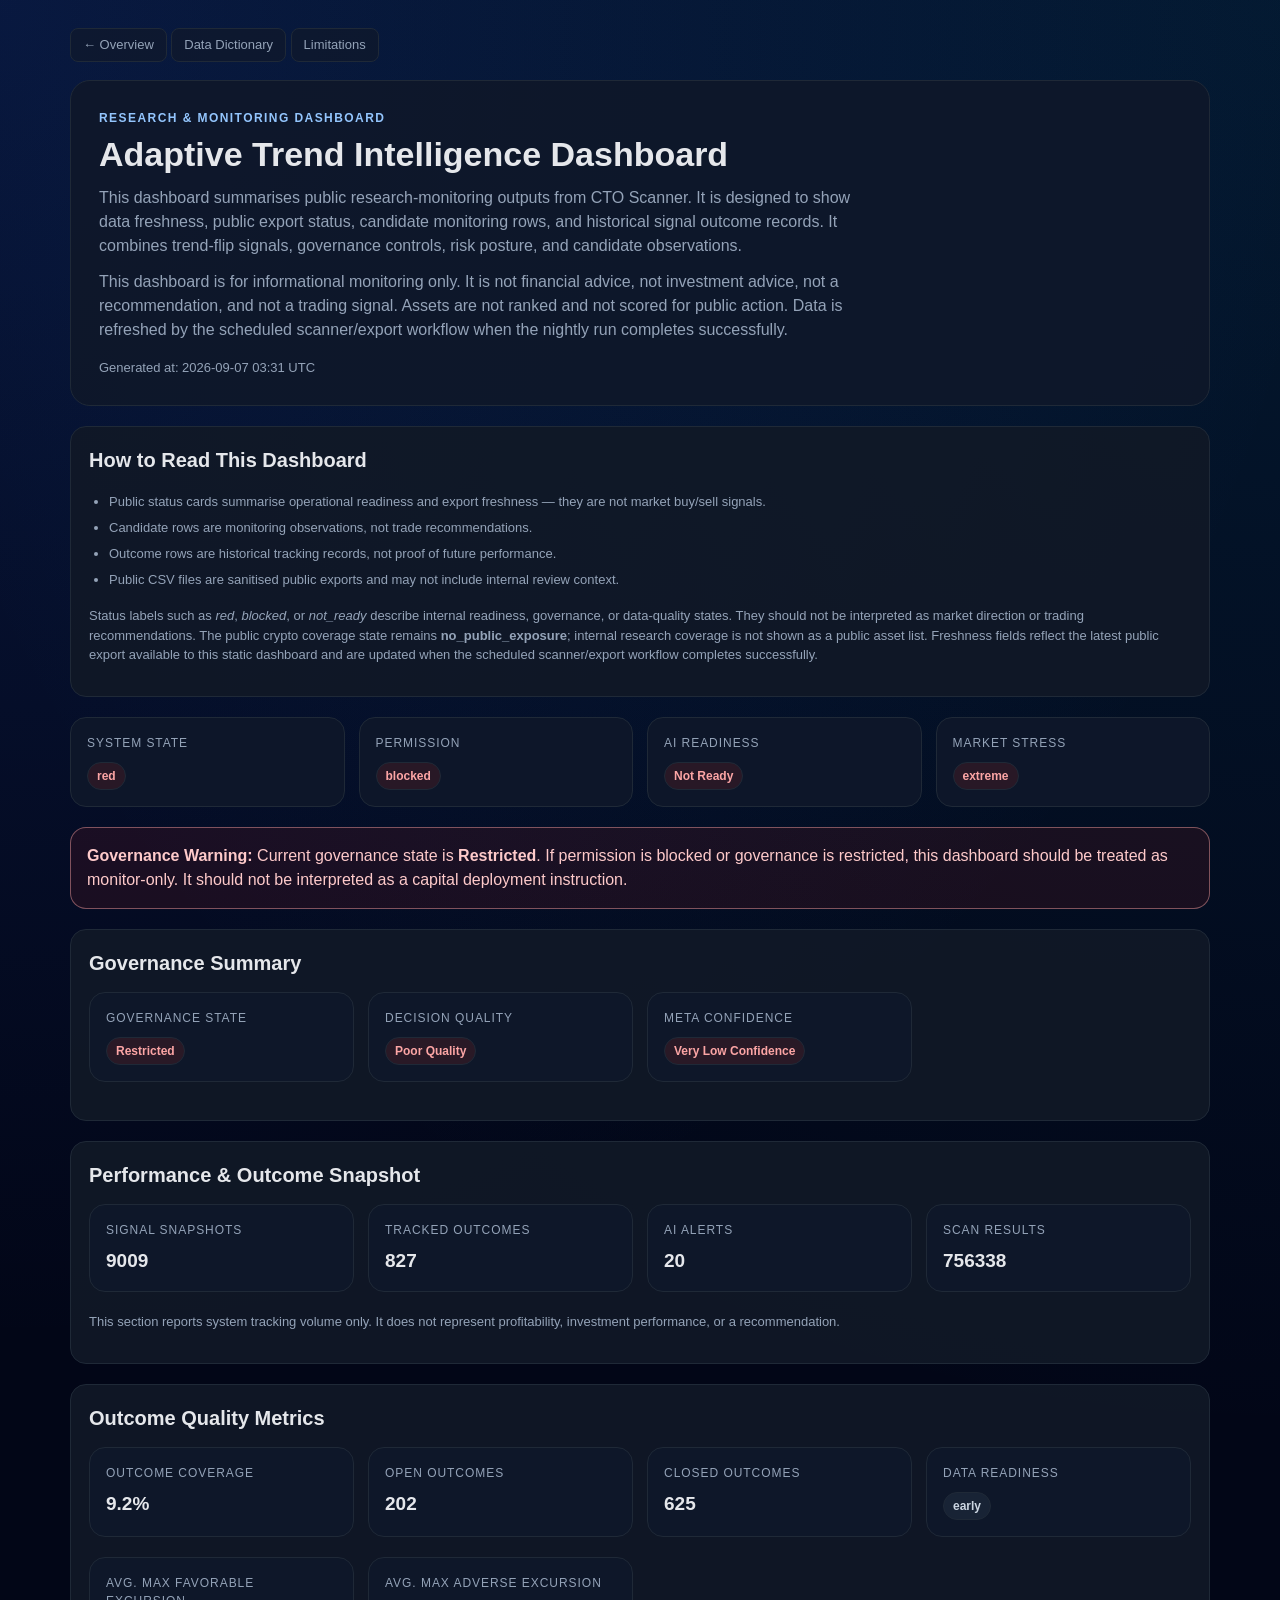
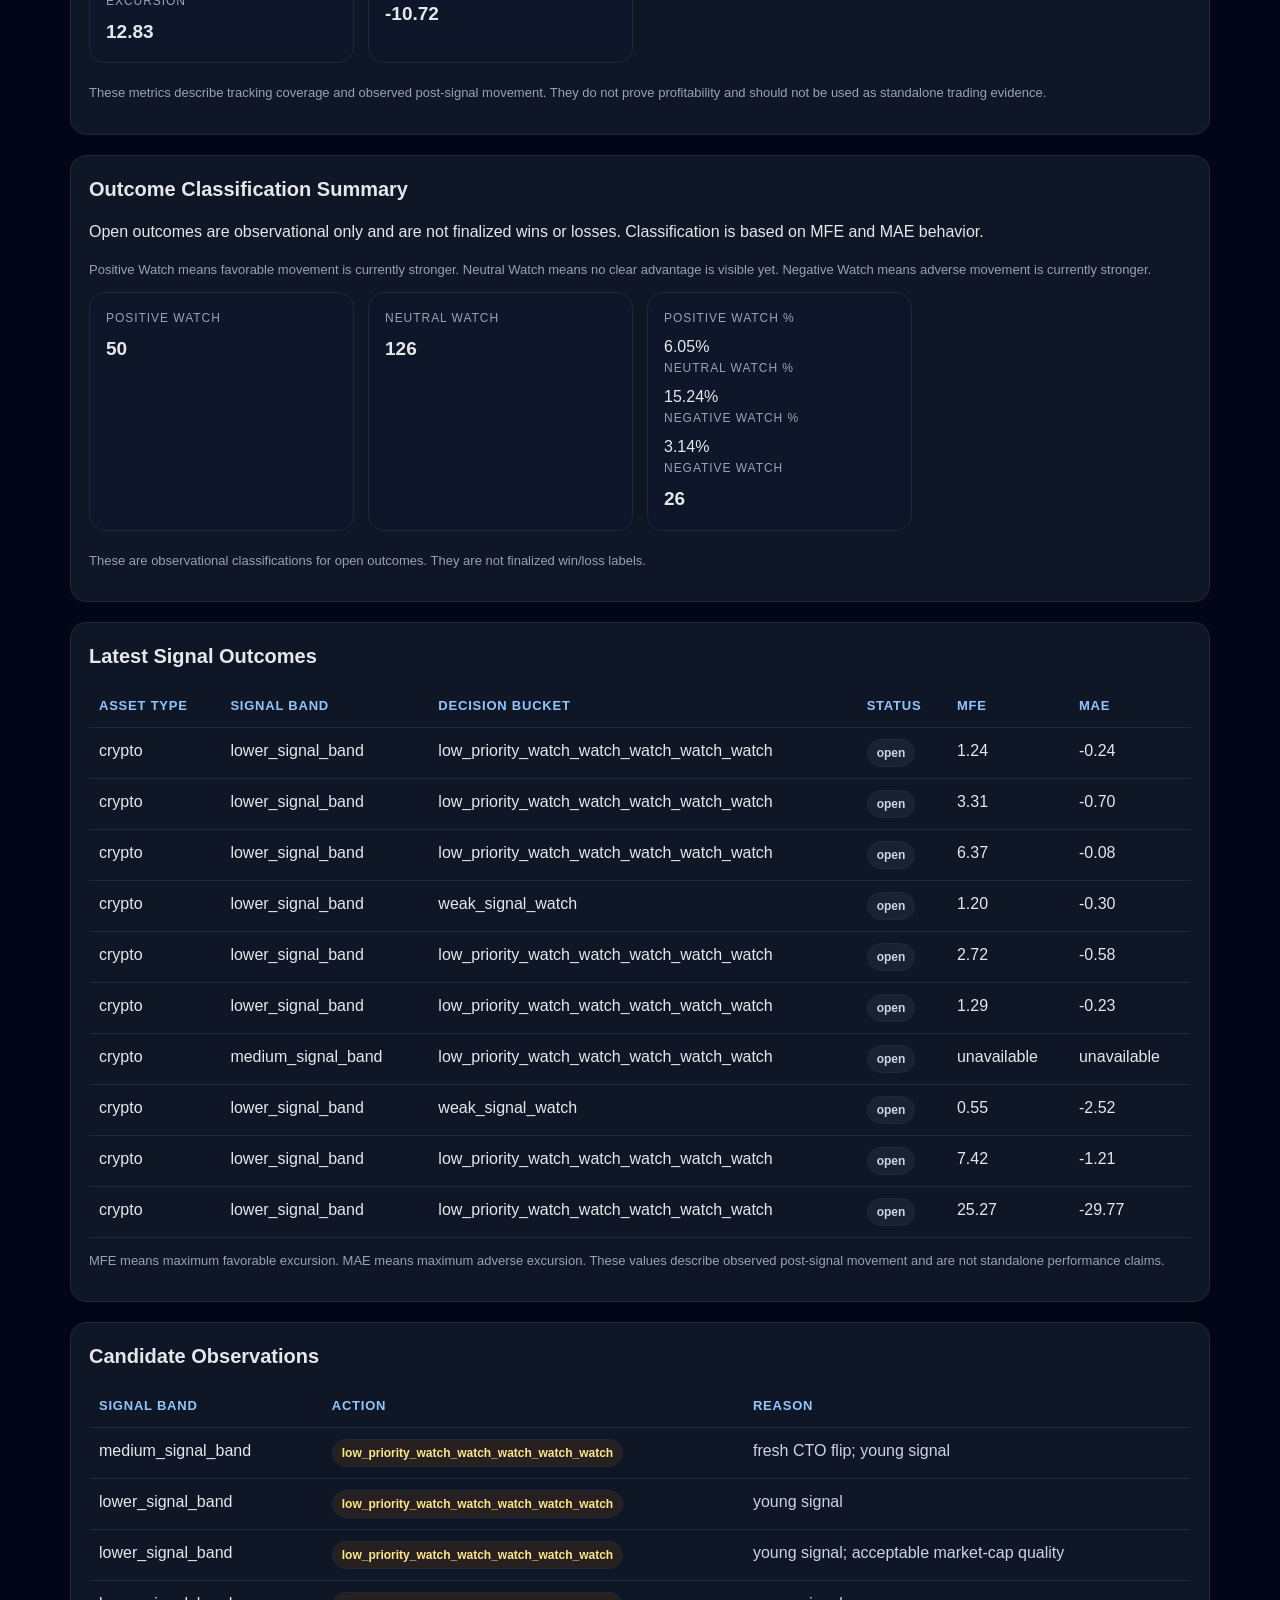
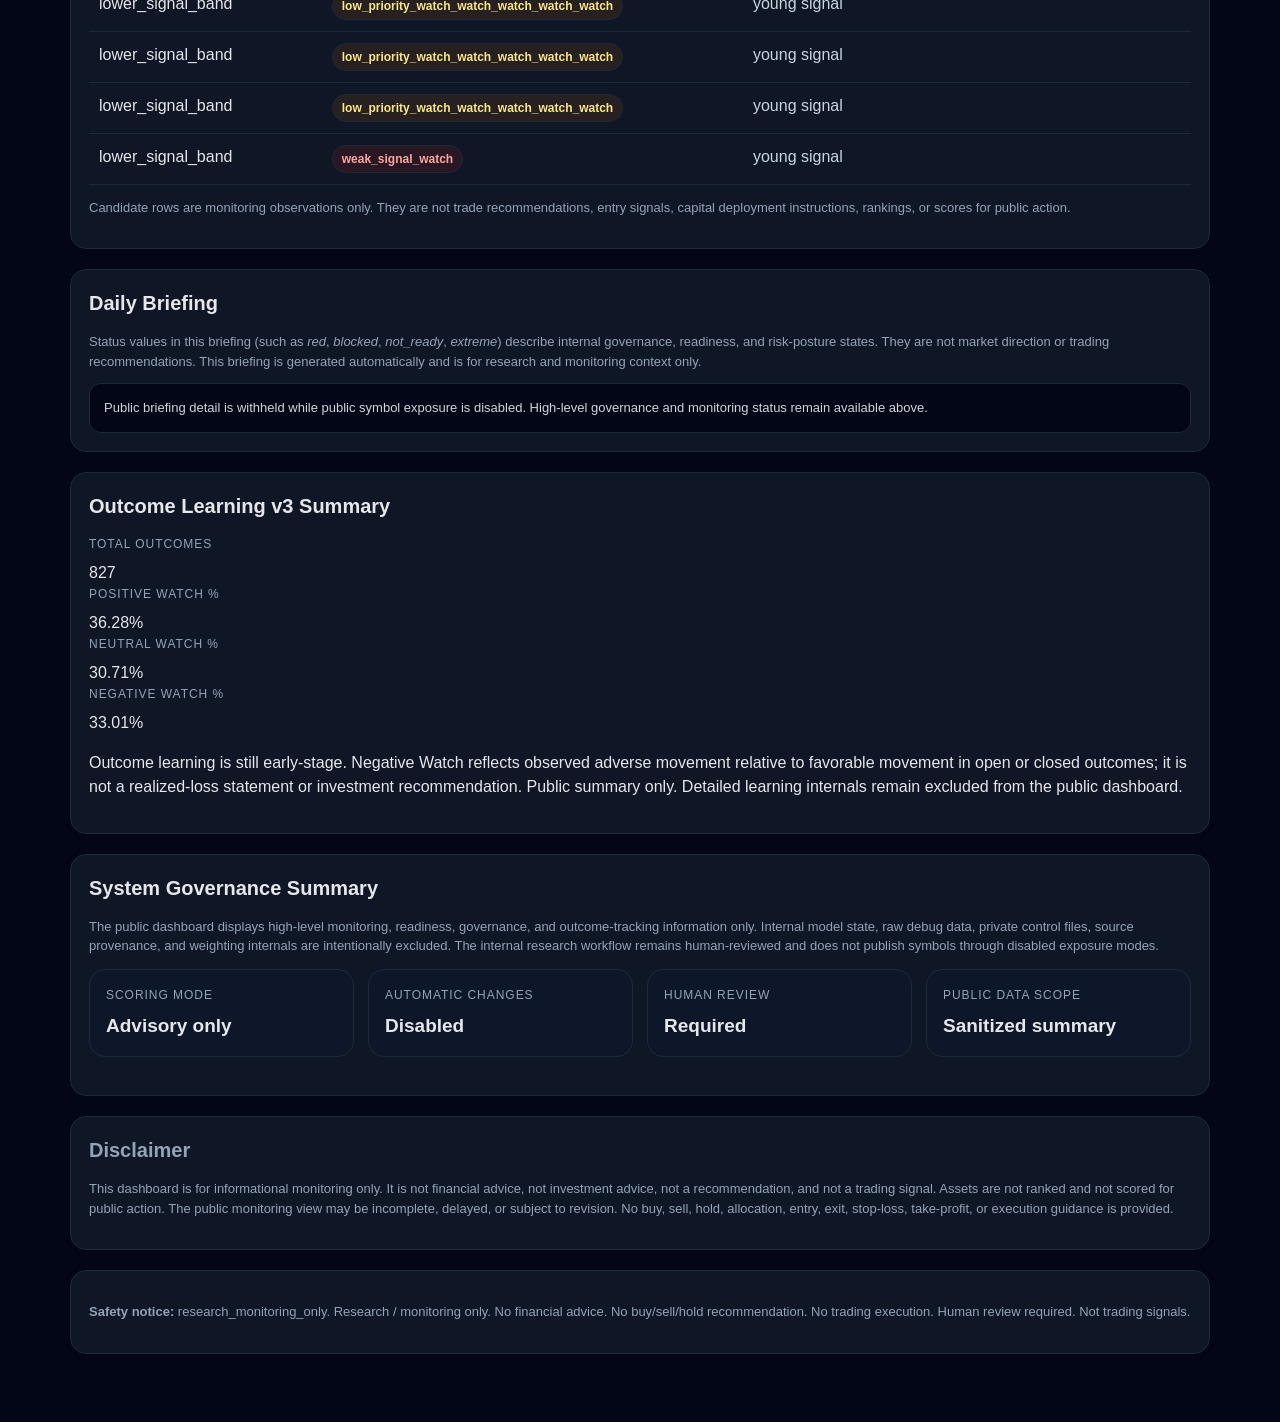
<file: dashboard.html>
<!DOCTYPE html>
<html lang="en">
<!-- PUBLIC_PREMIUM_DASHBOARD_LOCKED -->
<head>
  <meta charset="utf-8">
  <meta name="viewport" content="width=device-width, initial-scale=1">
  <title>Adaptive Trend Intelligence Dashboard</title>
  <style>
    :root {
      --bg: #020617;
      --panel: #0f172a;
      --panel-2: #111827;
      --border: #1f2937;
      --text: #e5e7eb;
      --muted: #94a3b8;
      --blue: #93c5fd;
      --danger: #fca5a5;
      --warning: #fde68a;
      --success: #86efac;
      --neutral: #cbd5e1;
    }

    * {
      box-sizing: border-box;
    }

    body {
      margin: 0;
      font-family: Arial, Helvetica, sans-serif;
      background:
        radial-gradient(circle at top left, rgba(37, 99, 235, 0.18), transparent 28%),
        radial-gradient(circle at top right, rgba(14, 165, 233, 0.12), transparent 30%),
        var(--bg);
      color: var(--text);
      line-height: 1.5;
    }

    .container {
      max-width: 1180px;
      margin: 0 auto;
      padding: 28px 20px 48px;
    }

    .hero {
      border: 1px solid var(--border);
      border-radius: 20px;
      background: rgba(15, 23, 42, 0.92);
      padding: 28px;
      margin-bottom: 20px;
    }

    .eyebrow {
      color: var(--blue);
      text-transform: uppercase;
      letter-spacing: 0.12em;
      font-size: 12px;
      font-weight: 700;
      margin-bottom: 8px;
    }

    h1 {
      margin: 0;
      font-size: 34px;
      line-height: 1.15;
    }

    .subtitle {
      color: var(--muted);
      margin: 12px 0 0;
      max-width: 780px;
    }

    .generated {
      color: var(--muted);
      font-size: 13px;
      margin-top: 16px;
    }

    .grid {
      display: grid;
      grid-template-columns: repeat(4, minmax(0, 1fr));
      gap: 14px;
      margin-bottom: 20px;
    }

    .card {
      background: rgba(17, 24, 39, 0.92);
      border: 1px solid var(--border);
      border-radius: 16px;
      padding: 18px;
      margin-bottom: 20px;
    }

    .metric {
      background: rgba(15, 23, 42, 0.92);
      border: 1px solid var(--border);
      border-radius: 16px;
      padding: 16px;
    }

    .metric-label {
      color: var(--muted);
      font-size: 12px;
      text-transform: uppercase;
      letter-spacing: 0.08em;
      margin-bottom: 8px;
    }

    .metric-value {
      font-size: 19px;
      font-weight: 700;
    }

    h2 {
      margin: 0 0 14px;
      font-size: 20px;
    }

    table {
      width: 100%;
      border-collapse: collapse;
      overflow: hidden;
    }

    th, td {
      padding: 11px 10px;
      border-bottom: 1px solid var(--border);
      text-align: left;
      vertical-align: top;
    }

    th {
      color: var(--blue);
      font-size: 13px;
      text-transform: uppercase;
      letter-spacing: 0.06em;
    }

    .symbol {
      font-weight: 700;
      color: #ffffff;
    }

    .reason {
      color: var(--neutral);
    }

    .badge {
      display: inline-block;
      padding: 4px 9px;
      border-radius: 999px;
      font-size: 12px;
      font-weight: 700;
      border: 1px solid var(--border);
      white-space: nowrap;
    }

    .badge.danger {
      color: var(--danger);
      background: rgba(127, 29, 29, 0.24);
    }

    .badge.warning {
      color: var(--warning);
      background: rgba(113, 63, 18, 0.24);
    }

    .badge.success {
      color: var(--success);
      background: rgba(20, 83, 45, 0.24);
    }

    .badge.neutral {
      color: var(--neutral);
      background: rgba(51, 65, 85, 0.28);
    }

    .warning-box {
      border: 1px solid rgba(252, 165, 165, 0.45);
      background: rgba(127, 29, 29, 0.18);
      color: #fecaca;
      border-radius: 16px;
      padding: 16px;
      margin-bottom: 20px;
    }

    .text-panel {
      white-space: pre-wrap;
      background: #020617;
      border: 1px solid var(--border);
      padding: 14px;
      border-radius: 12px;
      overflow-x: auto;
      color: #d1d5db;
      font-size: 13px;
    }

    .disclaimer {
      color: var(--muted);
      font-size: 13px;
    }

    @media (max-width: 900px) {
      .grid {
        grid-template-columns: repeat(2, minmax(0, 1fr));
      }
    }

    @media (max-width: 620px) {
      .grid {
        grid-template-columns: 1fr;
      }

      h1 {
        font-size: 26px;
      }

      th, td {
        font-size: 13px;
      }
    }

    .nav-back {
      display: inline-block;
      color: var(--muted);
      font-size: 13px;
      text-decoration: none;
      margin-bottom: 18px;
      padding: 6px 12px;
      border: 1px solid var(--border);
      border-radius: 8px;
      background: rgba(17, 24, 39, 0.6);
    }

    .nav-back:hover {
      color: var(--blue);
      border-color: var(--blue);
    }
  </style>
</head>
<body>
  <main class="container">
    <a href="index.html" class="nav-back">← Overview</a>
    <a href="data_dictionary.html" class="nav-back">Data Dictionary</a>
    <a href="limitations.html" class="nav-back">Limitations</a>
    <section class="hero">
      <div class="eyebrow">Research & Monitoring Dashboard</div>
      <h1>Adaptive Trend Intelligence Dashboard</h1>
      <p class="subtitle">
        This dashboard summarises public research-monitoring outputs from CTO Scanner. It is
        designed to show data freshness, public export status, candidate monitoring rows, and
        historical signal outcome records. It combines trend-flip signals, governance controls,
        risk posture, and candidate observations.
      </p>
      <p class="subtitle">
        This dashboard is for informational monitoring only. It is not financial advice, not
        investment advice, not a recommendation, and not a trading signal. Assets are not ranked
        and not scored for public action. Data is refreshed by the scheduled scanner/export workflow
        when the nightly run completes successfully.
      </p>
      <div class="generated">Generated at: 2026-09-07 03:31 UTC</div>
    </section>

    <section class="card" style="margin-bottom: 20px;">
      <h2>How to Read This Dashboard</h2>
      <ul class="disclaimer" style="margin: 0 0 10px; padding-left: 20px; line-height: 2;">
        <li>Public status cards summarise operational readiness and export freshness &mdash; they are not market buy/sell signals.</li>
        <li>Candidate rows are monitoring observations, not trade recommendations.</li>
        <li>Outcome rows are historical tracking records, not proof of future performance.</li>
        <li>Public CSV files are sanitised public exports and may not include internal review context.</li>
      </ul>
      <p class="disclaimer">
        Status labels such as <em>red</em>, <em>blocked</em>, or <em>not_ready</em> describe internal
        readiness, governance, or data-quality states. They should not be interpreted as market direction
        or trading recommendations. The public crypto coverage state remains <strong>no_public_exposure</strong>;
        internal research coverage is not shown as a public asset list. Freshness fields reflect the latest
        public export available to this static dashboard and are updated when the scheduled scanner/export
        workflow completes successfully.
      </p>
    </section>

    <section class="grid">
      <div class="metric">
        <div class="metric-label">System State</div>
        <div class="metric-value"><span class="badge danger">red</span></div>
      </div>
      <div class="metric">
        <div class="metric-label">Permission</div>
        <div class="metric-value"><span class="badge danger">blocked</span></div>
      </div>
      <div class="metric">
        <div class="metric-label">AI Readiness</div>
        <div class="metric-value"><span class="badge danger">Not Ready</span></div>
      </div>
      <div class="metric">
        <div class="metric-label">Market Stress</div>
        <div class="metric-value"><span class="badge danger">extreme</span></div>
      </div>
    </section>

    <section class="warning-box">
      <strong>Governance Warning:</strong>
      Current governance state is <strong>Restricted</strong>.
      If permission is blocked or governance is restricted, this dashboard should
      be treated as monitor-only. It should not be interpreted as a capital deployment instruction.
    </section>

    <section class="card">
      <h2>Governance Summary</h2>
      <div class="grid">
        <div class="metric">
          <div class="metric-label">Governance State</div>
          <div class="metric-value"><span class="badge danger">Restricted</span></div>
        </div>
        <div class="metric">
          <div class="metric-label">Decision Quality</div>
          <div class="metric-value"><span class="badge danger">Poor Quality</span></div>
        </div>
        <div class="metric">
          <div class="metric-label">Meta Confidence</div>
          <div class="metric-value"><span class="badge danger">Very Low Confidence</span></div>
        </div>
      </div>
    </section>


    <section class="card">
      <h2>Performance & Outcome Snapshot</h2>
      <div class="grid">
        <div class="metric">
          <div class="metric-label">Signal Snapshots</div>
          <div class="metric-value">9009</div>
        </div>
        <div class="metric">
          <div class="metric-label">Tracked Outcomes</div>
          <div class="metric-value">827</div>
        </div>
        <div class="metric">
          <div class="metric-label">AI Alerts</div>
          <div class="metric-value">20</div>
        </div>
        <div class="metric">
          <div class="metric-label">Scan Results</div>
          <div class="metric-value">756338</div>
        </div>
      </div>
      <p class="disclaimer">
        This section reports system tracking volume only. It does not represent profitability,
        investment performance, or a recommendation.
      </p>
    </section>


    <section class="card">
      <h2>Outcome Quality Metrics</h2>
      <div class="grid">
        <div class="metric">
          <div class="metric-label">Outcome Coverage</div>
          <div class="metric-value">9.2%</div>
        </div>
        <div class="metric">
          <div class="metric-label">Open Outcomes</div>
          <div class="metric-value">202</div>
        </div>
        <div class="metric">
          <div class="metric-label">Closed Outcomes</div>
          <div class="metric-value">625</div>
        </div>
        <div class="metric">
          <div class="metric-label">Data Readiness</div>
          <div class="metric-value">
            <span class="badge neutral">
              early
            </span>
          </div>
        </div>
      </div>

      <div class="grid">
        <div class="metric">
          <div class="metric-label">Avg. Max Favorable Excursion</div>
          <div class="metric-value">12.83</div>
        </div>
        <div class="metric">
          <div class="metric-label">Avg. Max Adverse Excursion</div>
          <div class="metric-value">-10.72</div>
        </div>
      </div>

      <p class="disclaimer">
        These metrics describe tracking coverage and observed post-signal movement.
        They do not prove profitability and should not be used as standalone trading evidence.
      </p>
    </section>



    <section class="card">
      <h2>Outcome Classification Summary</h2>
    <p>
      Open outcomes are observational only and are not finalized wins or losses.
      Classification is based on MFE and MAE behavior.
    </p>

    <p class="disclaimer">
      Positive Watch means favorable movement is currently stronger.
      Neutral Watch means no clear advantage is visible yet.
      Negative Watch means adverse movement is currently stronger.
    </p>
      <div class="grid">
        <div class="metric">
          <div class="metric-label">Positive Watch</div>
          <div class="metric-value">50</div>
        </div>
        <div class="metric">
          <div class="metric-label">Neutral Watch</div>
          <div class="metric-value">126</div>
        </div>
        <div class="metric">
          <div class="metric-label">Positive Watch %</div>
      <div>6.05%</div>
      <div class="metric-label">Neutral Watch %</div>
      <div>15.24%</div>
      <div class="metric-label">Negative Watch %</div>
      <div>3.14%</div>
      <div class="metric-label">Negative Watch</div>
          <div class="metric-value">26</div>
        </div>
      </div>

      <p class="disclaimer">
        These are observational classifications for open outcomes.
        They are not finalized win/loss labels.
      </p>
    </section>

    <section class="card">
      <h2>Latest Signal Outcomes</h2>
      <table>
        <thead>
          <tr>
            <th>Asset Type</th>
            <th>Signal Band</th>
            <th>Decision Bucket</th>
            <th>Status</th>
            <th>MFE</th>
            <th>MAE</th>
          </tr>
        </thead>
        <tbody>
          <tr><td>crypto</td><td>lower_signal_band</td><td>low_priority_watch_watch_watch_watch_watch</td><td><span class='badge neutral'>open</span></td><td>1.24</td><td>-0.24</td></tr>
<tr><td>crypto</td><td>lower_signal_band</td><td>low_priority_watch_watch_watch_watch_watch</td><td><span class='badge neutral'>open</span></td><td>3.31</td><td>-0.70</td></tr>
<tr><td>crypto</td><td>lower_signal_band</td><td>low_priority_watch_watch_watch_watch_watch</td><td><span class='badge neutral'>open</span></td><td>6.37</td><td>-0.08</td></tr>
<tr><td>crypto</td><td>lower_signal_band</td><td>weak_signal_watch</td><td><span class='badge neutral'>open</span></td><td>1.20</td><td>-0.30</td></tr>
<tr><td>crypto</td><td>lower_signal_band</td><td>low_priority_watch_watch_watch_watch_watch</td><td><span class='badge neutral'>open</span></td><td>2.72</td><td>-0.58</td></tr>
<tr><td>crypto</td><td>lower_signal_band</td><td>low_priority_watch_watch_watch_watch_watch</td><td><span class='badge neutral'>open</span></td><td>1.29</td><td>-0.23</td></tr>
<tr><td>crypto</td><td>medium_signal_band</td><td>low_priority_watch_watch_watch_watch_watch</td><td><span class='badge neutral'>open</span></td><td>unavailable</td><td>unavailable</td></tr>
<tr><td>crypto</td><td>lower_signal_band</td><td>weak_signal_watch</td><td><span class='badge neutral'>open</span></td><td>0.55</td><td>-2.52</td></tr>
<tr><td>crypto</td><td>lower_signal_band</td><td>low_priority_watch_watch_watch_watch_watch</td><td><span class='badge neutral'>open</span></td><td>7.42</td><td>-1.21</td></tr>
<tr><td>crypto</td><td>lower_signal_band</td><td>low_priority_watch_watch_watch_watch_watch</td><td><span class='badge neutral'>open</span></td><td>25.27</td><td>-29.77</td></tr>
        </tbody>
      </table>
      <p class="disclaimer">
        MFE means maximum favorable excursion. MAE means maximum adverse excursion.
        These values describe observed post-signal movement and are not standalone performance claims.
      </p>
    </section>

    <section class="card">
      <h2>Candidate Observations</h2>
      <table>
        <thead>
          <tr>
            <th>Signal Band</th>
            <th>Action</th>
            <th>Reason</th>
          </tr>
        </thead>
        <tbody>
          <tr><td>medium_signal_band</td><td><span class='badge warning'>low_priority_watch_watch_watch_watch_watch</span></td><td class='reason'>fresh CTO flip; young signal</td></tr>
<tr><td>lower_signal_band</td><td><span class='badge warning'>low_priority_watch_watch_watch_watch_watch</span></td><td class='reason'>young signal</td></tr>
<tr><td>lower_signal_band</td><td><span class='badge warning'>low_priority_watch_watch_watch_watch_watch</span></td><td class='reason'>young signal; acceptable market-cap quality</td></tr>
<tr><td>lower_signal_band</td><td><span class='badge warning'>low_priority_watch_watch_watch_watch_watch</span></td><td class='reason'>young signal</td></tr>
<tr><td>lower_signal_band</td><td><span class='badge warning'>low_priority_watch_watch_watch_watch_watch</span></td><td class='reason'>young signal</td></tr>
<tr><td>lower_signal_band</td><td><span class='badge warning'>low_priority_watch_watch_watch_watch_watch</span></td><td class='reason'>young signal</td></tr>
<tr><td>lower_signal_band</td><td><span class='badge danger'>weak_signal_watch</span></td><td class='reason'>young signal</td></tr>
        </tbody>
      </table>
      <p class="disclaimer">
        Candidate rows are monitoring observations only. They are not trade recommendations,
        entry signals, capital deployment instructions, rankings, or scores for public action.
      </p>
    </section>

    <section class="card">
      <h2>Daily Briefing</h2>
      <p class="disclaimer" style="margin-bottom: 12px;">
        Status values in this briefing (such as <em>red</em>, <em>blocked</em>,
        <em>not_ready</em>, <em>extreme</em>) describe internal governance, readiness, and
        risk-posture states. They are not market direction or trading recommendations.
        This briefing is generated automatically and is for research and monitoring context only.
      </p>
      <div class="text-panel">Public briefing detail is withheld while public symbol exposure is disabled. High-level governance and monitoring status remain available above.</div>
    </section>

    <section class="card">
      <h2>Outcome Learning v3 Summary</h2>
      <div class="metric-label">Total Outcomes</div>
      <div>827</div>

      <div class="metric-label">Positive Watch %</div>
      <div>36.28%</div>

      <div class="metric-label">Neutral Watch %</div>
      <div>30.71%</div>

      <div class="metric-label">Negative Watch %</div>
      <div>33.01%</div>

      <p class="note">
        Outcome learning is still early-stage. Negative Watch reflects observed adverse movement
        relative to favorable movement in open or closed outcomes; it is not a realized-loss
        statement or investment recommendation. Public summary only. Detailed learning internals
        remain excluded from the public dashboard.
      </p>
    </section>

    <section class="card">
      <h2>System Governance Summary</h2>
      <p class="disclaimer">
        The public dashboard displays high-level monitoring, readiness, governance,
        and outcome-tracking information only. Internal model state, raw debug data,
        private control files, source provenance, and weighting internals are intentionally
        excluded. The internal research workflow remains human-reviewed and does not publish
        symbols through disabled exposure modes.
      </p>
      <div class="grid">
        <div class="metric">
          <div class="metric-label">Scoring Mode</div>
          <div class="metric-value">Advisory only</div>
        </div>
        <div class="metric">
          <div class="metric-label">Automatic Changes</div>
          <div class="metric-value">Disabled</div>
        </div>
        <div class="metric">
          <div class="metric-label">Human Review</div>
          <div class="metric-value">Required</div>
        </div>
        <div class="metric">
          <div class="metric-label">Public Data Scope</div>
          <div class="metric-value">Sanitized summary</div>
        </div>
      </div>
    </section>

    <section class="card disclaimer">
      <h2>Disclaimer</h2>
      <p>
        This dashboard is for informational monitoring only. It is not financial advice, not
        investment advice, not a recommendation, and not a trading signal. Assets are not ranked
        and not scored for public action. The public monitoring view may be incomplete, delayed,
        or subject to revision. No buy, sell, hold, allocation, entry, exit, stop-loss, take-profit,
        or execution guidance is provided.
      </p>
    </section>

    <!-- PUBLIC_STATIC_SITE_SAFETY_NOTICE_BEGIN -->
    <section class="card disclaimer public-safety-disclaimer" aria-label="Research monitoring safety notice">
      <p><strong>Safety notice:</strong> research_monitoring_only. Research / monitoring only. No financial advice. No buy/sell/hold recommendation. No trading execution. Human review required. Not trading signals.</p>
    </section>
    <!-- PUBLIC_STATIC_SITE_SAFETY_NOTICE_END -->
  </main>
<!-- PUBLIC_DASHBOARD_VALIDATOR_MARKERS_BEGIN -->
<!-- Adaptive Trend Intelligence Dashboard -->
<!-- PUBLIC_PREMIUM_DASHBOARD_LOCKED -->
<!-- NO_PUBLIC_PUBLICATION_OK -->
<!-- PUBLIC_DASHBOARD_VALIDATOR_MARKERS_END -->
</body>
</html>
</file>
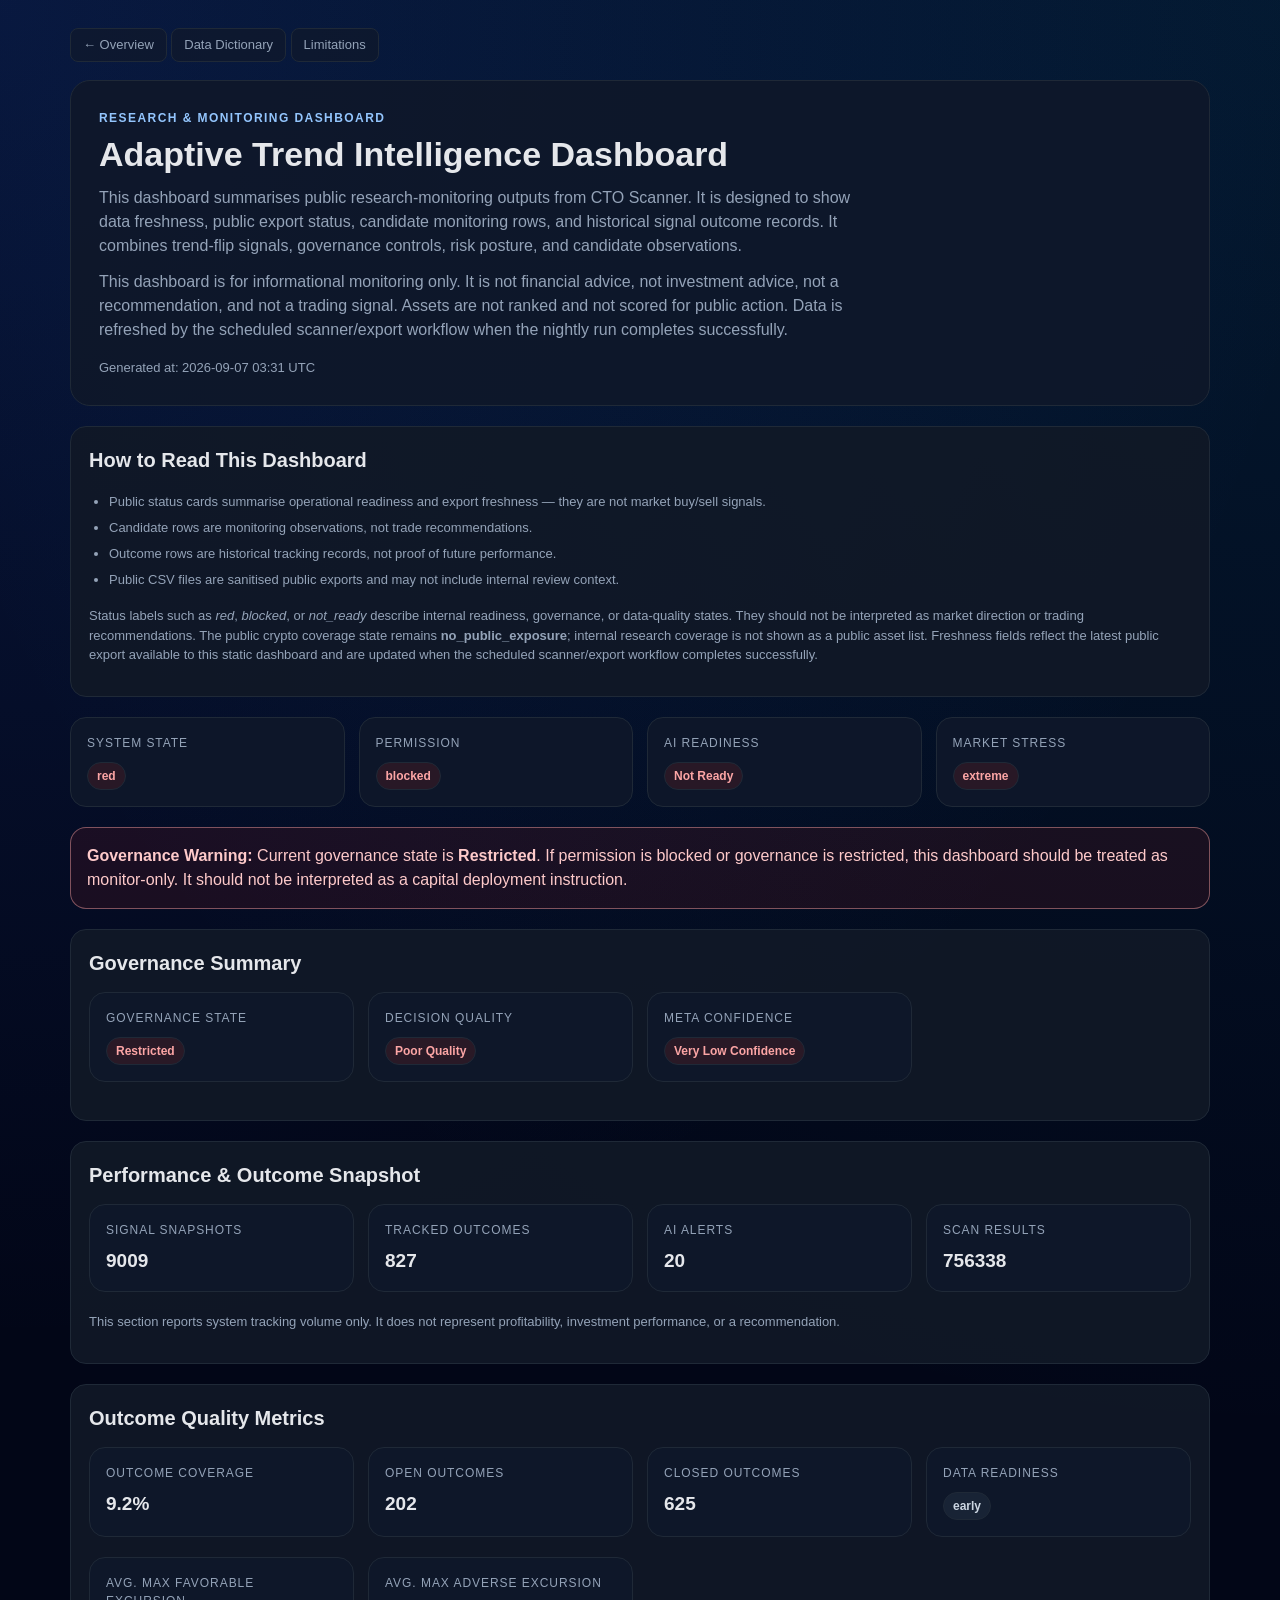
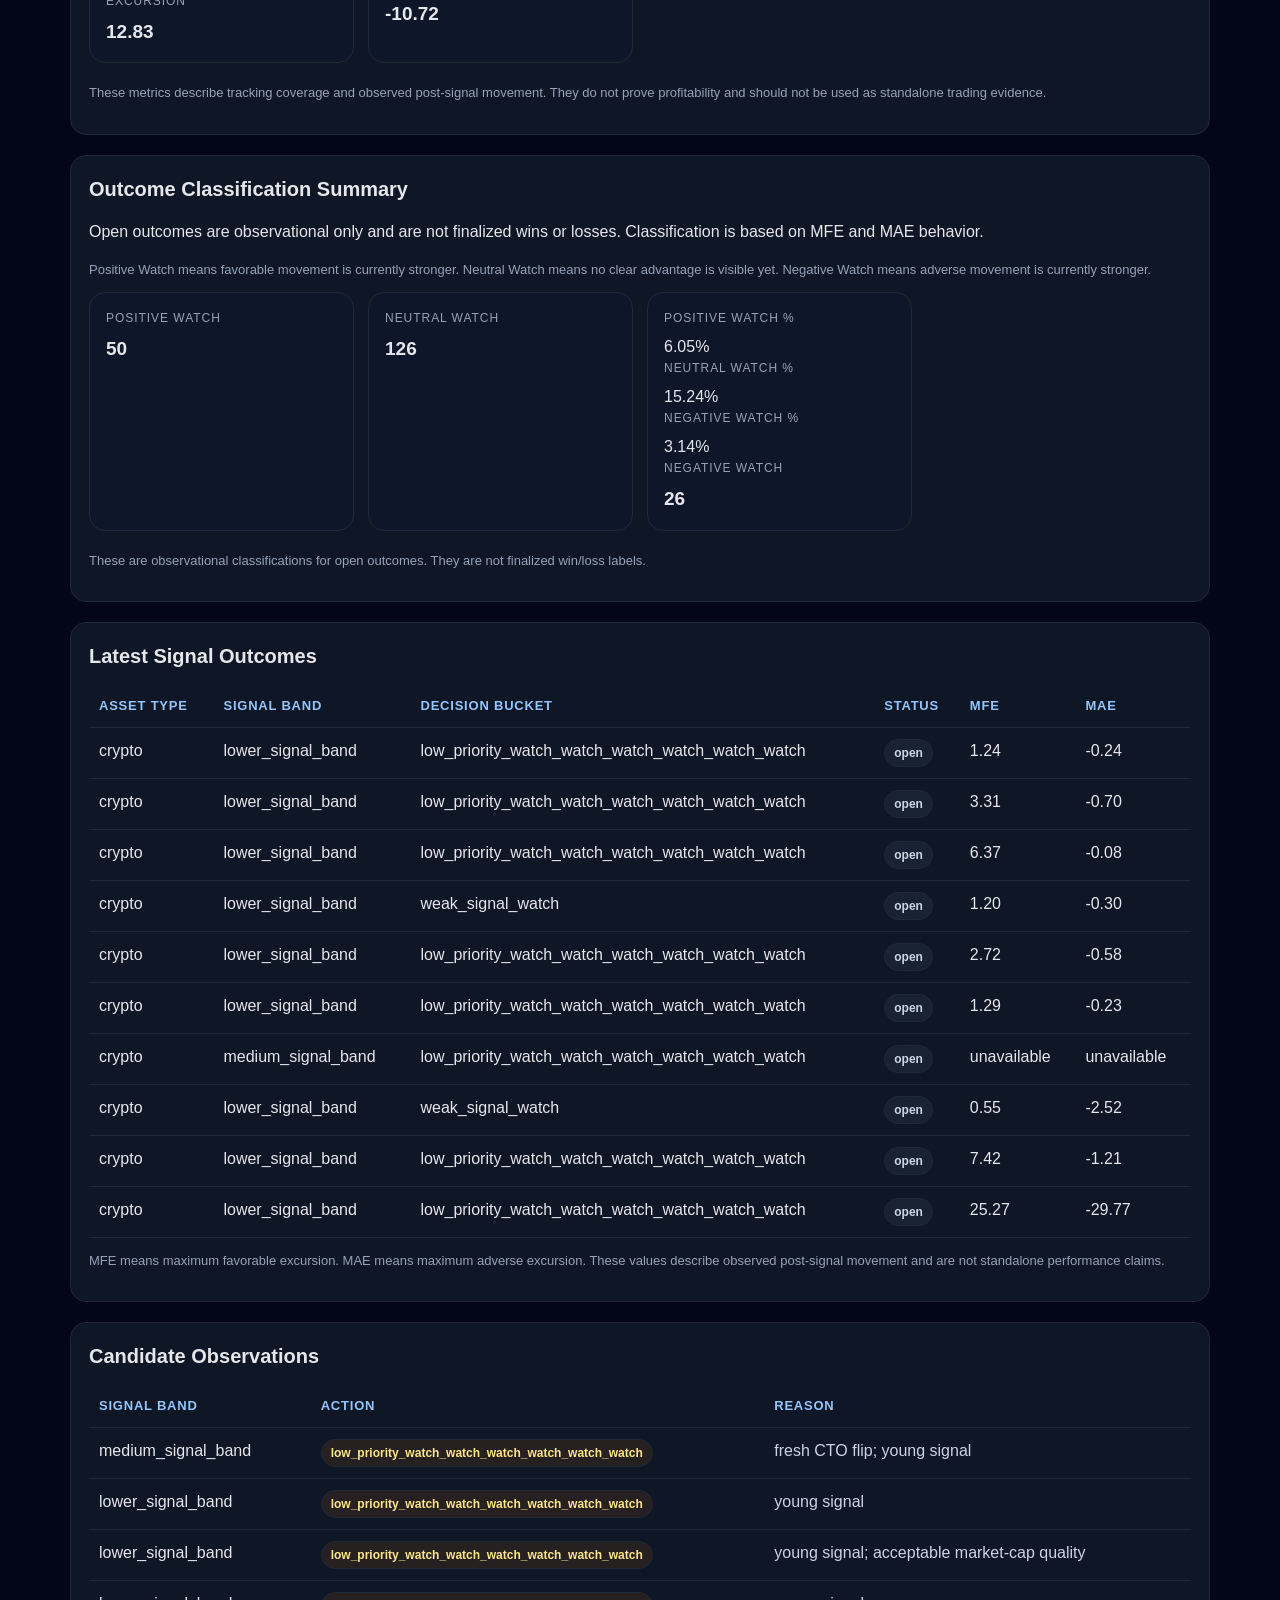
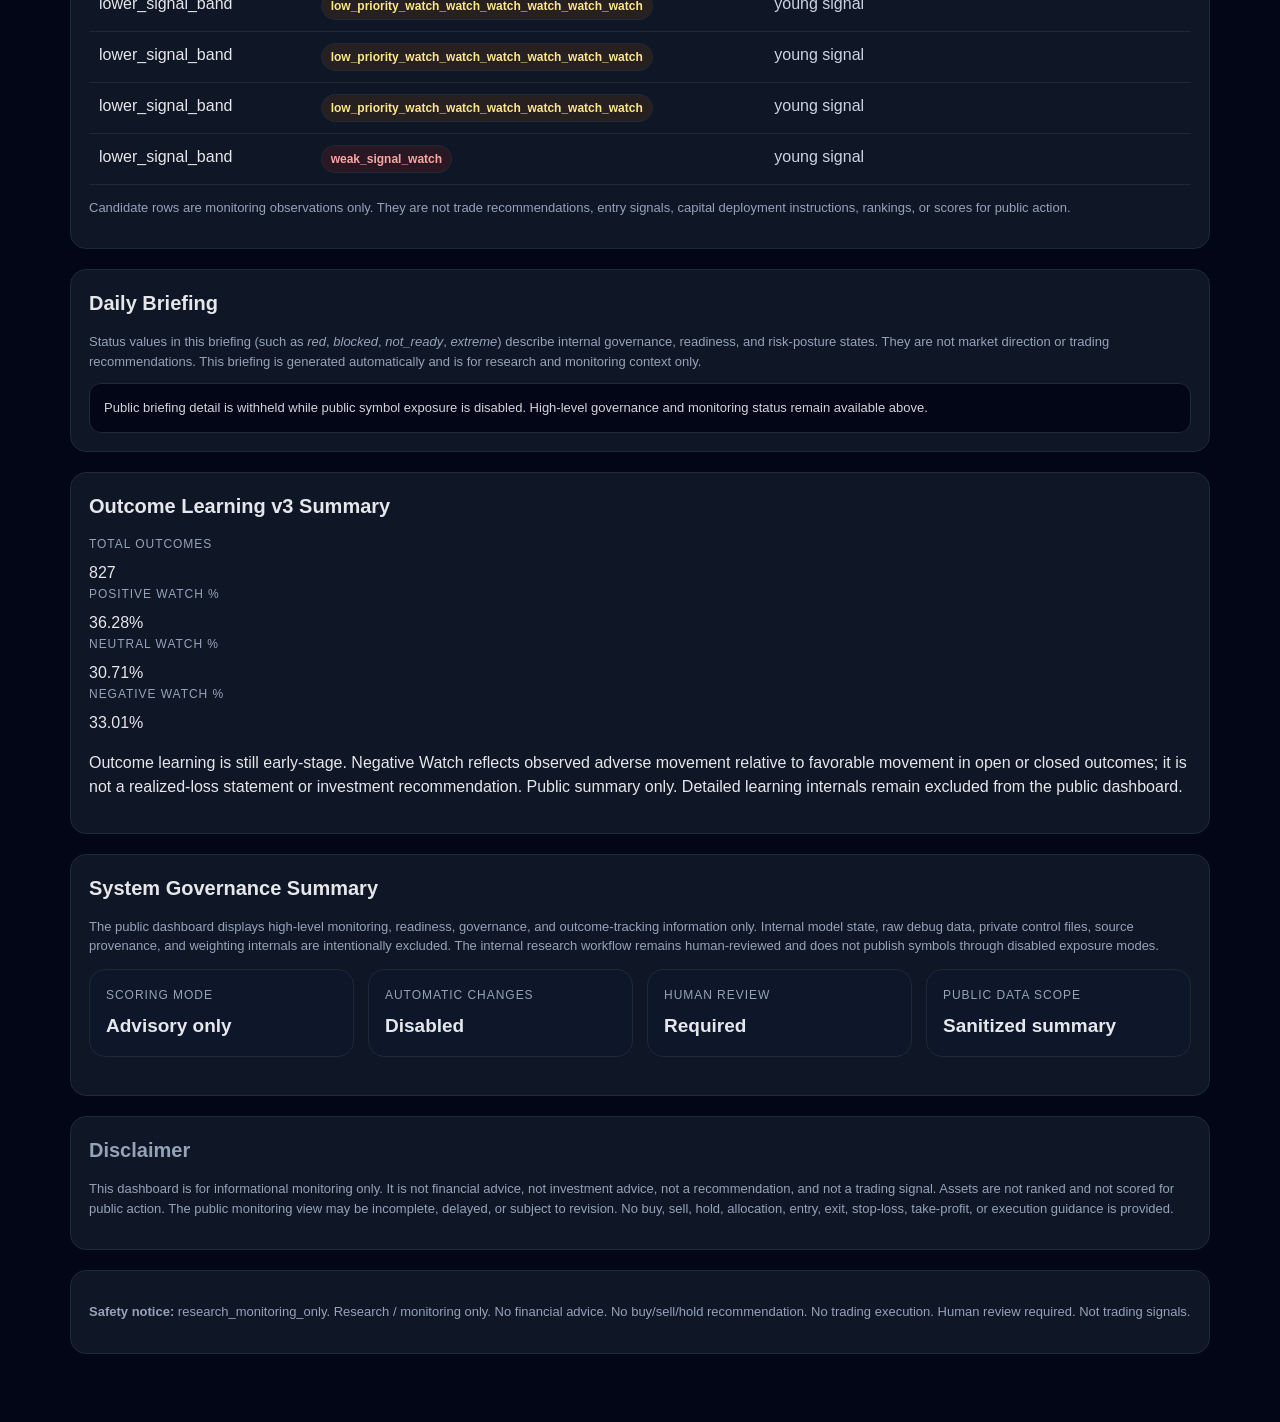
<file: public/dashboard.html>
<!DOCTYPE html>
<html lang="en">
<!-- PUBLIC_PREMIUM_DASHBOARD_LOCKED -->
<head>
  <meta charset="utf-8">
  <meta name="viewport" content="width=device-width, initial-scale=1">
  <title>Adaptive Trend Intelligence Dashboard</title>
  <style>
    :root {
      --bg: #020617;
      --panel: #0f172a;
      --panel-2: #111827;
      --border: #1f2937;
      --text: #e5e7eb;
      --muted: #94a3b8;
      --blue: #93c5fd;
      --danger: #fca5a5;
      --warning: #fde68a;
      --success: #86efac;
      --neutral: #cbd5e1;
    }

    * {
      box-sizing: border-box;
    }

    body {
      margin: 0;
      font-family: Arial, Helvetica, sans-serif;
      background:
        radial-gradient(circle at top left, rgba(37, 99, 235, 0.18), transparent 28%),
        radial-gradient(circle at top right, rgba(14, 165, 233, 0.12), transparent 30%),
        var(--bg);
      color: var(--text);
      line-height: 1.5;
    }

    .container {
      max-width: 1180px;
      margin: 0 auto;
      padding: 28px 20px 48px;
    }

    .hero {
      border: 1px solid var(--border);
      border-radius: 20px;
      background: rgba(15, 23, 42, 0.92);
      padding: 28px;
      margin-bottom: 20px;
    }

    .eyebrow {
      color: var(--blue);
      text-transform: uppercase;
      letter-spacing: 0.12em;
      font-size: 12px;
      font-weight: 700;
      margin-bottom: 8px;
    }

    h1 {
      margin: 0;
      font-size: 34px;
      line-height: 1.15;
    }

    .subtitle {
      color: var(--muted);
      margin: 12px 0 0;
      max-width: 780px;
    }

    .generated {
      color: var(--muted);
      font-size: 13px;
      margin-top: 16px;
    }

    .grid {
      display: grid;
      grid-template-columns: repeat(4, minmax(0, 1fr));
      gap: 14px;
      margin-bottom: 20px;
    }

    .card {
      background: rgba(17, 24, 39, 0.92);
      border: 1px solid var(--border);
      border-radius: 16px;
      padding: 18px;
      margin-bottom: 20px;
    }

    .metric {
      background: rgba(15, 23, 42, 0.92);
      border: 1px solid var(--border);
      border-radius: 16px;
      padding: 16px;
    }

    .metric-label {
      color: var(--muted);
      font-size: 12px;
      text-transform: uppercase;
      letter-spacing: 0.08em;
      margin-bottom: 8px;
    }

    .metric-value {
      font-size: 19px;
      font-weight: 700;
    }

    h2 {
      margin: 0 0 14px;
      font-size: 20px;
    }

    table {
      width: 100%;
      border-collapse: collapse;
      overflow: hidden;
    }

    th, td {
      padding: 11px 10px;
      border-bottom: 1px solid var(--border);
      text-align: left;
      vertical-align: top;
    }

    th {
      color: var(--blue);
      font-size: 13px;
      text-transform: uppercase;
      letter-spacing: 0.06em;
    }

    .symbol {
      font-weight: 700;
      color: #ffffff;
    }

    .reason {
      color: var(--neutral);
    }

    .badge {
      display: inline-block;
      padding: 4px 9px;
      border-radius: 999px;
      font-size: 12px;
      font-weight: 700;
      border: 1px solid var(--border);
      white-space: nowrap;
    }

    .badge.danger {
      color: var(--danger);
      background: rgba(127, 29, 29, 0.24);
    }

    .badge.warning {
      color: var(--warning);
      background: rgba(113, 63, 18, 0.24);
    }

    .badge.success {
      color: var(--success);
      background: rgba(20, 83, 45, 0.24);
    }

    .badge.neutral {
      color: var(--neutral);
      background: rgba(51, 65, 85, 0.28);
    }

    .warning-box {
      border: 1px solid rgba(252, 165, 165, 0.45);
      background: rgba(127, 29, 29, 0.18);
      color: #fecaca;
      border-radius: 16px;
      padding: 16px;
      margin-bottom: 20px;
    }

    .text-panel {
      white-space: pre-wrap;
      background: #020617;
      border: 1px solid var(--border);
      padding: 14px;
      border-radius: 12px;
      overflow-x: auto;
      color: #d1d5db;
      font-size: 13px;
    }

    .disclaimer {
      color: var(--muted);
      font-size: 13px;
    }

    @media (max-width: 900px) {
      .grid {
        grid-template-columns: repeat(2, minmax(0, 1fr));
      }
    }

    @media (max-width: 620px) {
      .grid {
        grid-template-columns: 1fr;
      }

      h1 {
        font-size: 26px;
      }

      th, td {
        font-size: 13px;
      }
    }

    .nav-back {
      display: inline-block;
      color: var(--muted);
      font-size: 13px;
      text-decoration: none;
      margin-bottom: 18px;
      padding: 6px 12px;
      border: 1px solid var(--border);
      border-radius: 8px;
      background: rgba(17, 24, 39, 0.6);
    }

    .nav-back:hover {
      color: var(--blue);
      border-color: var(--blue);
    }
  </style>
</head>
<body>
  <main class="container">
    <a href="index.html" class="nav-back">← Overview</a>
    <a href="data_dictionary.html" class="nav-back">Data Dictionary</a>
    <a href="limitations.html" class="nav-back">Limitations</a>
    <section class="hero">
      <div class="eyebrow">Research & Monitoring Dashboard</div>
      <h1>Adaptive Trend Intelligence Dashboard</h1>
      <p class="subtitle">
        This dashboard summarises public research-monitoring outputs from CTO Scanner. It is
        designed to show data freshness, public export status, candidate monitoring rows, and
        historical signal outcome records. It combines trend-flip signals, governance controls,
        risk posture, and candidate observations.
      </p>
      <p class="subtitle">
        This dashboard is for informational monitoring only. It is not financial advice, not
        investment advice, not a recommendation, and not a trading signal. Assets are not ranked
        and not scored for public action. Data is refreshed by the scheduled scanner/export workflow
        when the nightly run completes successfully.
      </p>
      <div class="generated">Generated at: 2026-09-07 03:31 UTC</div>
    </section>

    <section class="card" style="margin-bottom: 20px;">
      <h2>How to Read This Dashboard</h2>
      <ul class="disclaimer" style="margin: 0 0 10px; padding-left: 20px; line-height: 2;">
        <li>Public status cards summarise operational readiness and export freshness &mdash; they are not market buy/sell signals.</li>
        <li>Candidate rows are monitoring observations, not trade recommendations.</li>
        <li>Outcome rows are historical tracking records, not proof of future performance.</li>
        <li>Public CSV files are sanitised public exports and may not include internal review context.</li>
      </ul>
      <p class="disclaimer">
        Status labels such as <em>red</em>, <em>blocked</em>, or <em>not_ready</em> describe internal
        readiness, governance, or data-quality states. They should not be interpreted as market direction
        or trading recommendations. The public crypto coverage state remains <strong>no_public_exposure</strong>;
        internal research coverage is not shown as a public asset list. Freshness fields reflect the latest
        public export available to this static dashboard and are updated when the scheduled scanner/export
        workflow completes successfully.
      </p>
    </section>

    <section class="grid">
      <div class="metric">
        <div class="metric-label">System State</div>
        <div class="metric-value"><span class="badge danger">red</span></div>
      </div>
      <div class="metric">
        <div class="metric-label">Permission</div>
        <div class="metric-value"><span class="badge danger">blocked</span></div>
      </div>
      <div class="metric">
        <div class="metric-label">AI Readiness</div>
        <div class="metric-value"><span class="badge danger">Not Ready</span></div>
      </div>
      <div class="metric">
        <div class="metric-label">Market Stress</div>
        <div class="metric-value"><span class="badge danger">extreme</span></div>
      </div>
    </section>

    <section class="warning-box">
      <strong>Governance Warning:</strong>
      Current governance state is <strong>Restricted</strong>.
      If permission is blocked or governance is restricted, this dashboard should
      be treated as monitor-only. It should not be interpreted as a capital deployment instruction.
    </section>

    <section class="card">
      <h2>Governance Summary</h2>
      <div class="grid">
        <div class="metric">
          <div class="metric-label">Governance State</div>
          <div class="metric-value"><span class="badge danger">Restricted</span></div>
        </div>
        <div class="metric">
          <div class="metric-label">Decision Quality</div>
          <div class="metric-value"><span class="badge danger">Poor Quality</span></div>
        </div>
        <div class="metric">
          <div class="metric-label">Meta Confidence</div>
          <div class="metric-value"><span class="badge danger">Very Low Confidence</span></div>
        </div>
      </div>
    </section>


    <section class="card">
      <h2>Performance & Outcome Snapshot</h2>
      <div class="grid">
        <div class="metric">
          <div class="metric-label">Signal Snapshots</div>
          <div class="metric-value">9009</div>
        </div>
        <div class="metric">
          <div class="metric-label">Tracked Outcomes</div>
          <div class="metric-value">827</div>
        </div>
        <div class="metric">
          <div class="metric-label">AI Alerts</div>
          <div class="metric-value">20</div>
        </div>
        <div class="metric">
          <div class="metric-label">Scan Results</div>
          <div class="metric-value">756338</div>
        </div>
      </div>
      <p class="disclaimer">
        This section reports system tracking volume only. It does not represent profitability,
        investment performance, or a recommendation.
      </p>
    </section>


    <section class="card">
      <h2>Outcome Quality Metrics</h2>
      <div class="grid">
        <div class="metric">
          <div class="metric-label">Outcome Coverage</div>
          <div class="metric-value">9.2%</div>
        </div>
        <div class="metric">
          <div class="metric-label">Open Outcomes</div>
          <div class="metric-value">202</div>
        </div>
        <div class="metric">
          <div class="metric-label">Closed Outcomes</div>
          <div class="metric-value">625</div>
        </div>
        <div class="metric">
          <div class="metric-label">Data Readiness</div>
          <div class="metric-value">
            <span class="badge neutral">
              early
            </span>
          </div>
        </div>
      </div>

      <div class="grid">
        <div class="metric">
          <div class="metric-label">Avg. Max Favorable Excursion</div>
          <div class="metric-value">12.83</div>
        </div>
        <div class="metric">
          <div class="metric-label">Avg. Max Adverse Excursion</div>
          <div class="metric-value">-10.72</div>
        </div>
      </div>

      <p class="disclaimer">
        These metrics describe tracking coverage and observed post-signal movement.
        They do not prove profitability and should not be used as standalone trading evidence.
      </p>
    </section>



    <section class="card">
      <h2>Outcome Classification Summary</h2>
    <p>
      Open outcomes are observational only and are not finalized wins or losses.
      Classification is based on MFE and MAE behavior.
    </p>

    <p class="disclaimer">
      Positive Watch means favorable movement is currently stronger.
      Neutral Watch means no clear advantage is visible yet.
      Negative Watch means adverse movement is currently stronger.
    </p>
      <div class="grid">
        <div class="metric">
          <div class="metric-label">Positive Watch</div>
          <div class="metric-value">50</div>
        </div>
        <div class="metric">
          <div class="metric-label">Neutral Watch</div>
          <div class="metric-value">126</div>
        </div>
        <div class="metric">
          <div class="metric-label">Positive Watch %</div>
      <div>6.05%</div>
      <div class="metric-label">Neutral Watch %</div>
      <div>15.24%</div>
      <div class="metric-label">Negative Watch %</div>
      <div>3.14%</div>
      <div class="metric-label">Negative Watch</div>
          <div class="metric-value">26</div>
        </div>
      </div>

      <p class="disclaimer">
        These are observational classifications for open outcomes.
        They are not finalized win/loss labels.
      </p>
    </section>

    <section class="card">
      <h2>Latest Signal Outcomes</h2>
      <table>
        <thead>
          <tr>
            <th>Asset Type</th>
            <th>Signal Band</th>
            <th>Decision Bucket</th>
            <th>Status</th>
            <th>MFE</th>
            <th>MAE</th>
          </tr>
        </thead>
        <tbody>
          <tr><td>crypto</td><td>lower_signal_band</td><td>low_priority_watch_watch_watch_watch_watch_watch</td><td><span class='badge neutral'>open</span></td><td>1.24</td><td>-0.24</td></tr>
<tr><td>crypto</td><td>lower_signal_band</td><td>low_priority_watch_watch_watch_watch_watch_watch</td><td><span class='badge neutral'>open</span></td><td>3.31</td><td>-0.70</td></tr>
<tr><td>crypto</td><td>lower_signal_band</td><td>low_priority_watch_watch_watch_watch_watch_watch</td><td><span class='badge neutral'>open</span></td><td>6.37</td><td>-0.08</td></tr>
<tr><td>crypto</td><td>lower_signal_band</td><td>weak_signal_watch</td><td><span class='badge neutral'>open</span></td><td>1.20</td><td>-0.30</td></tr>
<tr><td>crypto</td><td>lower_signal_band</td><td>low_priority_watch_watch_watch_watch_watch_watch</td><td><span class='badge neutral'>open</span></td><td>2.72</td><td>-0.58</td></tr>
<tr><td>crypto</td><td>lower_signal_band</td><td>low_priority_watch_watch_watch_watch_watch_watch</td><td><span class='badge neutral'>open</span></td><td>1.29</td><td>-0.23</td></tr>
<tr><td>crypto</td><td>medium_signal_band</td><td>low_priority_watch_watch_watch_watch_watch_watch</td><td><span class='badge neutral'>open</span></td><td>unavailable</td><td>unavailable</td></tr>
<tr><td>crypto</td><td>lower_signal_band</td><td>weak_signal_watch</td><td><span class='badge neutral'>open</span></td><td>0.55</td><td>-2.52</td></tr>
<tr><td>crypto</td><td>lower_signal_band</td><td>low_priority_watch_watch_watch_watch_watch_watch</td><td><span class='badge neutral'>open</span></td><td>7.42</td><td>-1.21</td></tr>
<tr><td>crypto</td><td>lower_signal_band</td><td>low_priority_watch_watch_watch_watch_watch_watch</td><td><span class='badge neutral'>open</span></td><td>25.27</td><td>-29.77</td></tr>
        </tbody>
      </table>
      <p class="disclaimer">
        MFE means maximum favorable excursion. MAE means maximum adverse excursion.
        These values describe observed post-signal movement and are not standalone performance claims.
      </p>
    </section>

    <section class="card">
      <h2>Candidate Observations</h2>
      <table>
        <thead>
          <tr>
            <th>Signal Band</th>
            <th>Action</th>
            <th>Reason</th>
          </tr>
        </thead>
        <tbody>
          <tr><td>medium_signal_band</td><td><span class='badge warning'>low_priority_watch_watch_watch_watch_watch_watch</span></td><td class='reason'>fresh CTO flip; young signal</td></tr>
<tr><td>lower_signal_band</td><td><span class='badge warning'>low_priority_watch_watch_watch_watch_watch_watch</span></td><td class='reason'>young signal</td></tr>
<tr><td>lower_signal_band</td><td><span class='badge warning'>low_priority_watch_watch_watch_watch_watch_watch</span></td><td class='reason'>young signal; acceptable market-cap quality</td></tr>
<tr><td>lower_signal_band</td><td><span class='badge warning'>low_priority_watch_watch_watch_watch_watch_watch</span></td><td class='reason'>young signal</td></tr>
<tr><td>lower_signal_band</td><td><span class='badge warning'>low_priority_watch_watch_watch_watch_watch_watch</span></td><td class='reason'>young signal</td></tr>
<tr><td>lower_signal_band</td><td><span class='badge warning'>low_priority_watch_watch_watch_watch_watch_watch</span></td><td class='reason'>young signal</td></tr>
<tr><td>lower_signal_band</td><td><span class='badge danger'>weak_signal_watch</span></td><td class='reason'>young signal</td></tr>
        </tbody>
      </table>
      <p class="disclaimer">
        Candidate rows are monitoring observations only. They are not trade recommendations,
        entry signals, capital deployment instructions, rankings, or scores for public action.
      </p>
    </section>

    <section class="card">
      <h2>Daily Briefing</h2>
      <p class="disclaimer" style="margin-bottom: 12px;">
        Status values in this briefing (such as <em>red</em>, <em>blocked</em>,
        <em>not_ready</em>, <em>extreme</em>) describe internal governance, readiness, and
        risk-posture states. They are not market direction or trading recommendations.
        This briefing is generated automatically and is for research and monitoring context only.
      </p>
      <div class="text-panel">Public briefing detail is withheld while public symbol exposure is disabled. High-level governance and monitoring status remain available above.</div>
    </section>

    <section class="card">
      <h2>Outcome Learning v3 Summary</h2>
      <div class="metric-label">Total Outcomes</div>
      <div>827</div>

      <div class="metric-label">Positive Watch %</div>
      <div>36.28%</div>

      <div class="metric-label">Neutral Watch %</div>
      <div>30.71%</div>

      <div class="metric-label">Negative Watch %</div>
      <div>33.01%</div>

      <p class="note">
        Outcome learning is still early-stage. Negative Watch reflects observed adverse movement
        relative to favorable movement in open or closed outcomes; it is not a realized-loss
        statement or investment recommendation. Public summary only. Detailed learning internals
        remain excluded from the public dashboard.
      </p>
    </section>

    <section class="card">
      <h2>System Governance Summary</h2>
      <p class="disclaimer">
        The public dashboard displays high-level monitoring, readiness, governance,
        and outcome-tracking information only. Internal model state, raw debug data,
        private control files, source provenance, and weighting internals are intentionally
        excluded. The internal research workflow remains human-reviewed and does not publish
        symbols through disabled exposure modes.
      </p>
      <div class="grid">
        <div class="metric">
          <div class="metric-label">Scoring Mode</div>
          <div class="metric-value">Advisory only</div>
        </div>
        <div class="metric">
          <div class="metric-label">Automatic Changes</div>
          <div class="metric-value">Disabled</div>
        </div>
        <div class="metric">
          <div class="metric-label">Human Review</div>
          <div class="metric-value">Required</div>
        </div>
        <div class="metric">
          <div class="metric-label">Public Data Scope</div>
          <div class="metric-value">Sanitized summary</div>
        </div>
      </div>
    </section>

    <section class="card disclaimer">
      <h2>Disclaimer</h2>
      <p>
        This dashboard is for informational monitoring only. It is not financial advice, not
        investment advice, not a recommendation, and not a trading signal. Assets are not ranked
        and not scored for public action. The public monitoring view may be incomplete, delayed,
        or subject to revision. No buy, sell, hold, allocation, entry, exit, stop-loss, take-profit,
        or execution guidance is provided.
      </p>
    </section>

    <!-- PUBLIC_STATIC_SITE_SAFETY_NOTICE_BEGIN -->
    <section class="card disclaimer public-safety-disclaimer" aria-label="Research monitoring safety notice">
      <p><strong>Safety notice:</strong> research_monitoring_only. Research / monitoring only. No financial advice. No buy/sell/hold recommendation. No trading execution. Human review required. Not trading signals.</p>
    </section>
    <!-- PUBLIC_STATIC_SITE_SAFETY_NOTICE_END -->
  </main>
<!-- PUBLIC_DASHBOARD_VALIDATOR_MARKERS_BEGIN -->
<!-- Adaptive Trend Intelligence Dashboard -->
<!-- PUBLIC_PREMIUM_DASHBOARD_LOCKED -->
<!-- NO_PUBLIC_PUBLICATION_OK -->
<!-- PUBLIC_DASHBOARD_VALIDATOR_MARKERS_END -->
</body>
</html>
</file>
